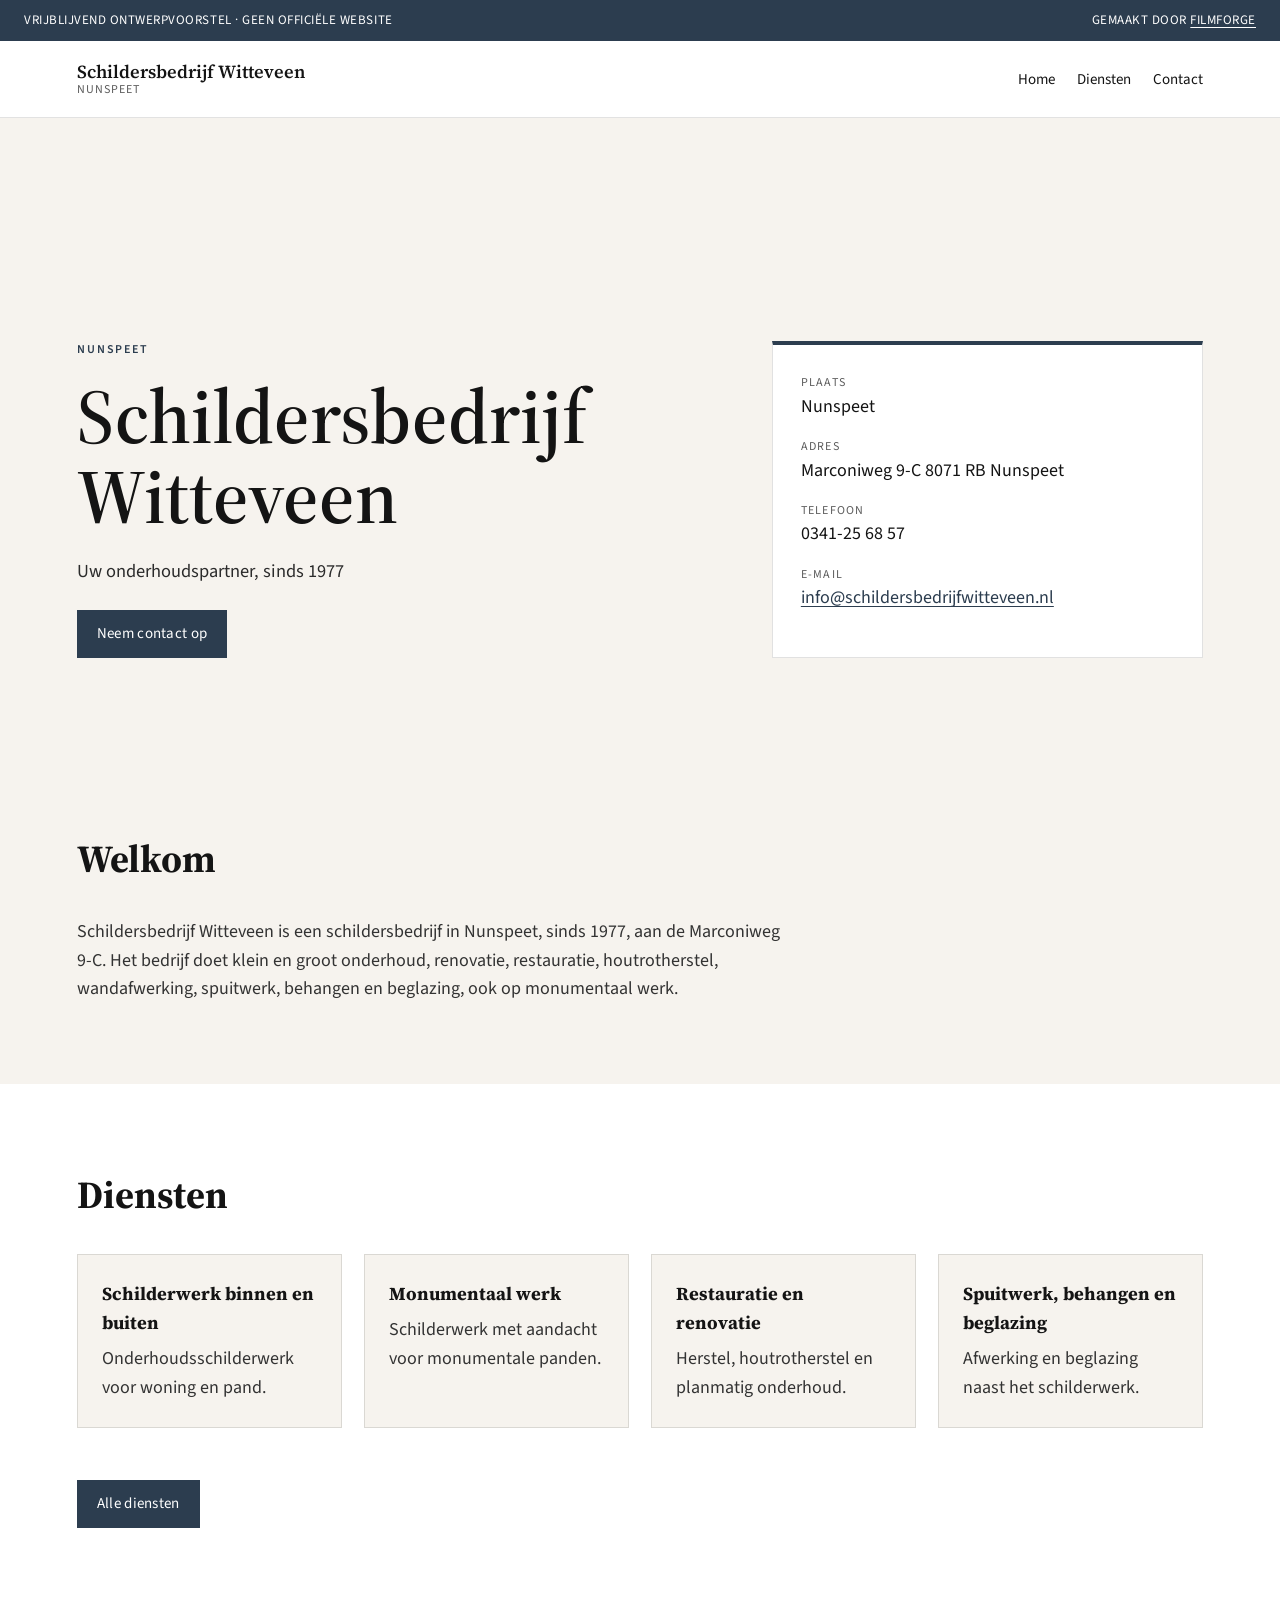
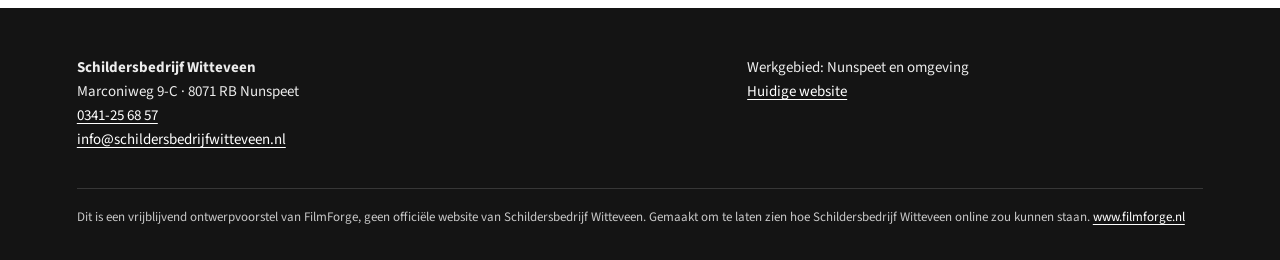
<file: index.html>
<!doctype html>
<html lang="nl">
<head>
<meta charset="utf-8">
<meta name="viewport" content="width=device-width, initial-scale=1">
<meta name="robots" content="noindex, nofollow">
<title>Schildersbedrijf Witteveen · Nunspeet</title>
<meta name="description" content="Schildersbedrijf Witteveen in Nunspeet — vrijblijvend ontwerpvoorstel van FilmForge.">
<link rel="preconnect" href="https://fonts.googleapis.com">
<link rel="preconnect" href="https://fonts.gstatic.com" crossorigin>
<link href="https://fonts.googleapis.com/css2?family=Source+Sans+3:wght@400;600&family=Source+Serif+4:opsz,wght@8..60,500;8..60,600&display=swap" rel="stylesheet">
<link rel="stylesheet" href="style.css">
</head>
<body>
<div class="ff-banner">
  <span>Vrijblijvend ontwerpvoorstel · geen officiële website</span>
  <span>Gemaakt door <a href="https://www.filmforge.nl" rel="noopener">FilmForge</a></span>
</div>
<header class="nav">
  <a class="brand" href="index.html">Schildersbedrijf Witteveen<small>Nunspeet</small></a>
  <nav>
    <ul>
      <li><a href="index.html" aria-current="page">Home</a></li>
      <li><a href="diensten.html">Diensten</a></li>
      <li><a href="contact.html">Contact</a></li>
    </ul>
  </nav>
</header>

<section class="hero">
  <div>
    <p class="eyebrow">Nunspeet</p>
    <h1>Schildersbedrijf Witteveen</h1>
    <p class="lede">Uw onderhoudspartner, sinds 1977</p>
    <a class="cta" href="contact.html">Neem contact op</a>
  </div>
  
    <aside class="hero-aside">
      <dl>
        <dt>Plaats</dt><dd>Nunspeet</dd>
        <dt>Adres</dt><dd>Marconiweg 9-C 8071 RB Nunspeet</dd>
        <dt>Telefoon</dt><dd>0341-25 68 57</dd>
        <dt>E-mail</dt><dd><a href="mailto:info@schildersbedrijfwitteveen.nl">info@schildersbedrijfwitteveen.nl</a></dd>
      </dl>
    </aside>
</section>
<section class="section">
  <div class="prose">
    <h2>Welkom</h2>
    <p>Schildersbedrijf Witteveen is een schildersbedrijf in Nunspeet, sinds 1977, aan de Marconiweg 9-C. Het bedrijf doet klein en groot onderhoud, renovatie, restauratie, houtrotherstel, wandafwerking, spuitwerk, behangen en beglazing, ook op monumentaal werk.</p>
  </div>
</section>
<section class="section alt">
  <h2>Diensten</h2>
  <div class="grid"><article class="card"><h3>Schilderwerk binnen en buiten</h3><p>Onderhoudsschilderwerk voor woning en pand.</p></article>
<article class="card"><h3>Monumentaal werk</h3><p>Schilderwerk met aandacht voor monumentale panden.</p></article>
<article class="card"><h3>Restauratie en renovatie</h3><p>Herstel, houtrotherstel en planmatig onderhoud.</p></article>
<article class="card"><h3>Spuitwerk, behangen en beglazing</h3><p>Afwerking en beglazing naast het schilderwerk.</p></article></div>
  <p style="margin-top:28px"><a class="cta" href="diensten.html">Alle diensten</a></p>
</section>

<footer class="site">
  <div class="footer-grid">
    <div>
      <strong>Schildersbedrijf Witteveen</strong>
      <p>Marconiweg 9-C · 8071 RB Nunspeet</p>
      <p><a href="tel:0341-256857">0341-25 68 57</a></p>
      <p><a href="mailto:info@schildersbedrijfwitteveen.nl">info@schildersbedrijfwitteveen.nl</a></p>
    </div>
    <div>
      <p>Werkgebied: Nunspeet en omgeving</p>
      <p><a href="https://www.schildersbedrijfnunspeet.nl/">Huidige website</a></p>
    </div>
  </div>
  <p class="ff-note">Dit is een vrijblijvend ontwerpvoorstel van FilmForge, geen officiële website van Schildersbedrijf Witteveen. Gemaakt om te laten zien hoe Schildersbedrijf Witteveen online zou kunnen staan. <a href="https://www.filmforge.nl">www.filmforge.nl</a></p>
</footer>
</body>
</html>
</file>
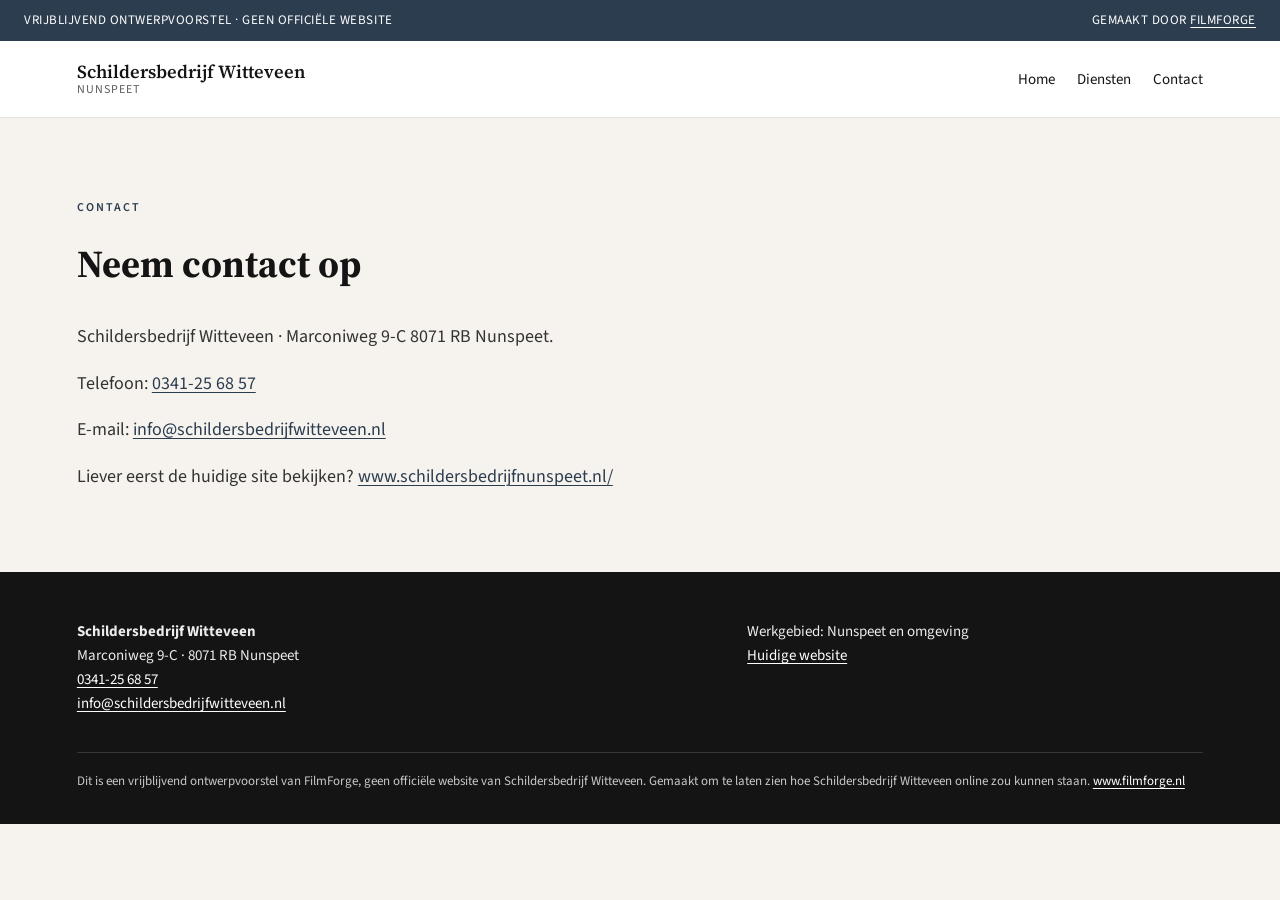
<file: contact.html>
<!doctype html>
<html lang="nl">
<head>
<meta charset="utf-8">
<meta name="viewport" content="width=device-width, initial-scale=1">
<meta name="robots" content="noindex, nofollow">
<title>Contact · Schildersbedrijf Witteveen</title>
<meta name="description" content="Schildersbedrijf Witteveen in Nunspeet — vrijblijvend ontwerpvoorstel van FilmForge.">
<link rel="preconnect" href="https://fonts.googleapis.com">
<link rel="preconnect" href="https://fonts.gstatic.com" crossorigin>
<link href="https://fonts.googleapis.com/css2?family=Source+Sans+3:wght@400;600&family=Source+Serif+4:opsz,wght@8..60,500;8..60,600&display=swap" rel="stylesheet">
<link rel="stylesheet" href="style.css">
</head>
<body>
<div class="ff-banner">
  <span>Vrijblijvend ontwerpvoorstel · geen officiële website</span>
  <span>Gemaakt door <a href="https://www.filmforge.nl" rel="noopener">FilmForge</a></span>
</div>
<header class="nav">
  <a class="brand" href="index.html">Schildersbedrijf Witteveen<small>Nunspeet</small></a>
  <nav>
    <ul>
      <li><a href="index.html">Home</a></li>
      <li><a href="diensten.html">Diensten</a></li>
      <li><a href="contact.html" aria-current="page">Contact</a></li>
    </ul>
  </nav>
</header>

<section class="section">
  <p class="eyebrow">Contact</p>
  <h2>Neem contact op</h2>
  <div class="prose">
    <p>Schildersbedrijf Witteveen · Marconiweg 9-C 8071 RB Nunspeet.</p>
    <p>Telefoon: <a href='tel:0341-256857'>0341-25 68 57</a></p>
    <p>E-mail: <a href="mailto:info@schildersbedrijfwitteveen.nl">info@schildersbedrijfwitteveen.nl</a></p>
    
    <p>Liever eerst de huidige site bekijken? <a href="https://www.schildersbedrijfnunspeet.nl/">www.schildersbedrijfnunspeet.nl/</a></p>
  </div>
</section>

<footer class="site">
  <div class="footer-grid">
    <div>
      <strong>Schildersbedrijf Witteveen</strong>
      <p>Marconiweg 9-C · 8071 RB Nunspeet</p>
      <p><a href="tel:0341-256857">0341-25 68 57</a></p>
      <p><a href="mailto:info@schildersbedrijfwitteveen.nl">info@schildersbedrijfwitteveen.nl</a></p>
    </div>
    <div>
      <p>Werkgebied: Nunspeet en omgeving</p>
      <p><a href="https://www.schildersbedrijfnunspeet.nl/">Huidige website</a></p>
    </div>
  </div>
  <p class="ff-note">Dit is een vrijblijvend ontwerpvoorstel van FilmForge, geen officiële website van Schildersbedrijf Witteveen. Gemaakt om te laten zien hoe Schildersbedrijf Witteveen online zou kunnen staan. <a href="https://www.filmforge.nl">www.filmforge.nl</a></p>
</footer>
</body>
</html>
</file>
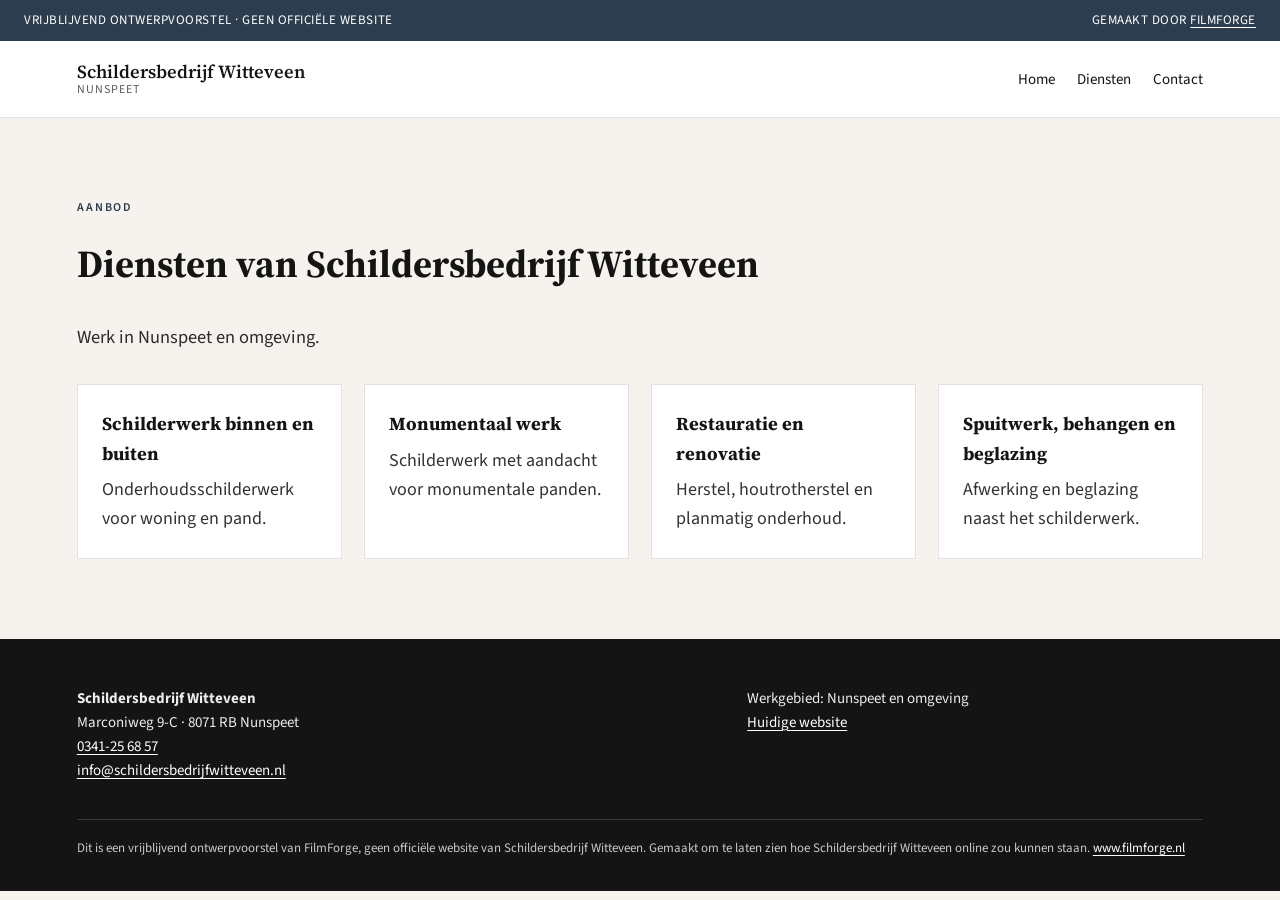
<file: diensten.html>
<!doctype html>
<html lang="nl">
<head>
<meta charset="utf-8">
<meta name="viewport" content="width=device-width, initial-scale=1">
<meta name="robots" content="noindex, nofollow">
<title>Diensten · Schildersbedrijf Witteveen</title>
<meta name="description" content="Schildersbedrijf Witteveen in Nunspeet — vrijblijvend ontwerpvoorstel van FilmForge.">
<link rel="preconnect" href="https://fonts.googleapis.com">
<link rel="preconnect" href="https://fonts.gstatic.com" crossorigin>
<link href="https://fonts.googleapis.com/css2?family=Source+Sans+3:wght@400;600&family=Source+Serif+4:opsz,wght@8..60,500;8..60,600&display=swap" rel="stylesheet">
<link rel="stylesheet" href="style.css">
</head>
<body>
<div class="ff-banner">
  <span>Vrijblijvend ontwerpvoorstel · geen officiële website</span>
  <span>Gemaakt door <a href="https://www.filmforge.nl" rel="noopener">FilmForge</a></span>
</div>
<header class="nav">
  <a class="brand" href="index.html">Schildersbedrijf Witteveen<small>Nunspeet</small></a>
  <nav>
    <ul>
      <li><a href="index.html">Home</a></li>
      <li><a href="diensten.html" aria-current="page">Diensten</a></li>
      <li><a href="contact.html">Contact</a></li>
    </ul>
  </nav>
</header>

<section class="section">
  <p class="eyebrow">Aanbod</p>
  <h2>Diensten van Schildersbedrijf Witteveen</h2>
  <p class="lede" style="margin-bottom:32px">Werk in Nunspeet en omgeving.</p>
  <div class="grid"><article class="card"><h3>Schilderwerk binnen en buiten</h3><p>Onderhoudsschilderwerk voor woning en pand.</p></article>
<article class="card"><h3>Monumentaal werk</h3><p>Schilderwerk met aandacht voor monumentale panden.</p></article>
<article class="card"><h3>Restauratie en renovatie</h3><p>Herstel, houtrotherstel en planmatig onderhoud.</p></article>
<article class="card"><h3>Spuitwerk, behangen en beglazing</h3><p>Afwerking en beglazing naast het schilderwerk.</p></article></div>
</section>

<footer class="site">
  <div class="footer-grid">
    <div>
      <strong>Schildersbedrijf Witteveen</strong>
      <p>Marconiweg 9-C · 8071 RB Nunspeet</p>
      <p><a href="tel:0341-256857">0341-25 68 57</a></p>
      <p><a href="mailto:info@schildersbedrijfwitteveen.nl">info@schildersbedrijfwitteveen.nl</a></p>
    </div>
    <div>
      <p>Werkgebied: Nunspeet en omgeving</p>
      <p><a href="https://www.schildersbedrijfnunspeet.nl/">Huidige website</a></p>
    </div>
  </div>
  <p class="ff-note">Dit is een vrijblijvend ontwerpvoorstel van FilmForge, geen officiële website van Schildersbedrijf Witteveen. Gemaakt om te laten zien hoe Schildersbedrijf Witteveen online zou kunnen staan. <a href="https://www.filmforge.nl">www.filmforge.nl</a></p>
</footer>
</body>
</html>
</file>
<file: style.css>
:root {
  --ink: #141414;
  --muted: #5c5c5c;
  --paper: #f6f3ee;
  --card: #ffffff;
  --accent: #2c3d4f;
  --accent-2: #2c3d4f2;
  --line: rgba(20,20,20,.12);
}
* { box-sizing: border-box; margin: 0; padding: 0; }
html { scroll-behavior: smooth; }
body {
  font-family: "Source Sans 3", "Segoe UI", sans-serif;
  color: var(--ink);
  background: var(--paper);
  line-height: 1.6;
  font-size: 18px;
}
a { color: var(--accent); text-decoration-thickness: 1px; text-underline-offset: 3px; }
img { max-width: 100%; }
.ff-banner {
  background: var(--accent);
  color: #fff;
  font-size: 13px;
  letter-spacing: .04em;
  text-transform: uppercase;
  padding: 10px 24px;
  display: flex;
  justify-content: space-between;
  gap: 16px;
  flex-wrap: wrap;
}
.ff-banner a { color: #fff; }
header.nav {
  display: flex;
  align-items: center;
  justify-content: space-between;
  gap: 24px;
  padding: 20px 6vw;
  border-bottom: 1px solid var(--line);
  background: var(--card);
  position: sticky;
  top: 0;
  z-index: 10;
}
.brand {
  font-family: "Source Serif 4", Georgia, serif;
  font-weight: 600;
  font-size: 1.15rem;
  color: var(--ink);
  text-decoration: none;
  line-height: 1.2;
}
.brand small { display: block; font-family: "Source Sans 3", sans-serif; font-weight: 400; font-size: 12px; letter-spacing: .08em; text-transform: uppercase; color: var(--muted); }
nav ul { display: flex; gap: 22px; list-style: none; flex-wrap: wrap; }
nav a { color: var(--ink); text-decoration: none; font-size: 15px; }
nav a:hover { color: var(--accent); }
.hero {
  padding: 12vh 6vw 10vh;
  display: grid;
  grid-template-columns: 1.2fr .8fr;
  gap: 48px;
  align-items: end;
  background:
    linear-gradient(120deg, rgba(255,255,255,.7), transparent 40%),
    radial-gradient(circle at 90% 10%, var(--accent-2), transparent 42%),
    radial-gradient(circle at 0% 100%, var(--accent), transparent 50%),
    var(--paper);
  min-height: 70vh;
}
.eyebrow { text-transform: uppercase; letter-spacing: .16em; font-size: 12px; color: var(--accent); font-weight: 600; margin-bottom: 16px; }
h1 {
  font-family: "Source Serif 4", Georgia, serif;
  font-size: clamp(2.4rem, 6vw, 5rem);
  line-height: 1.05;
  font-weight: 600;
  margin-bottom: 20px;
}
.lede { font-size: 1.15rem; max-width: 38rem; color: #2b2b2b; }
.hero-aside {
  background: var(--card);
  padding: 28px;
  border: 1px solid var(--line);
  border-top: 4px solid var(--accent);
}
.hero-aside dt { font-size: 12px; text-transform: uppercase; letter-spacing: .1em; color: var(--muted); }
.hero-aside dd { margin: 0 0 16px; }
.section { padding: 80px 6vw; }
.section.alt { background: var(--card); }
.section h2 {
  font-family: "Source Serif 4", Georgia, serif;
  font-size: clamp(1.8rem, 3vw, 2.6rem);
  margin-bottom: 28px;
}
.grid {
  display: grid;
  grid-template-columns: repeat(auto-fit, minmax(240px, 1fr));
  gap: 22px;
}
.card {
  background: var(--card);
  border: 1px solid var(--line);
  padding: 24px;
}
.section.alt .card { background: var(--paper); }
.card h3 { font-size: 1.15rem; margin-bottom: 8px; font-family: "Source Serif 4", Georgia, serif; }
.card p, .prose p { color: #333; }
.prose { max-width: 44rem; }
.prose p + p { margin-top: 1em; }
.cta {
  display: inline-block;
  margin-top: 24px;
  background: var(--accent);
  color: #fff;
  text-decoration: none;
  padding: 12px 20px;
  font-size: 15px;
  letter-spacing: .02em;
}
.cta:hover { filter: brightness(1.08); }
footer.site {
  padding: 48px 6vw 32px;
  background: var(--ink);
  color: #ececec;
  font-size: 15px;
}
footer.site a { color: #fff; }
.footer-grid { display: grid; grid-template-columns: 1.4fr 1fr; gap: 32px; margin-bottom: 36px; }
.ff-note {
  border-top: 1px solid rgba(255,255,255,.15);
  padding-top: 18px;
  font-size: 13px;
  color: #c8c8c8;
}
@media (max-width: 800px) {
  .hero, .footer-grid { grid-template-columns: 1fr; }
  header.nav { flex-direction: column; align-items: flex-start; }
}
</file>
